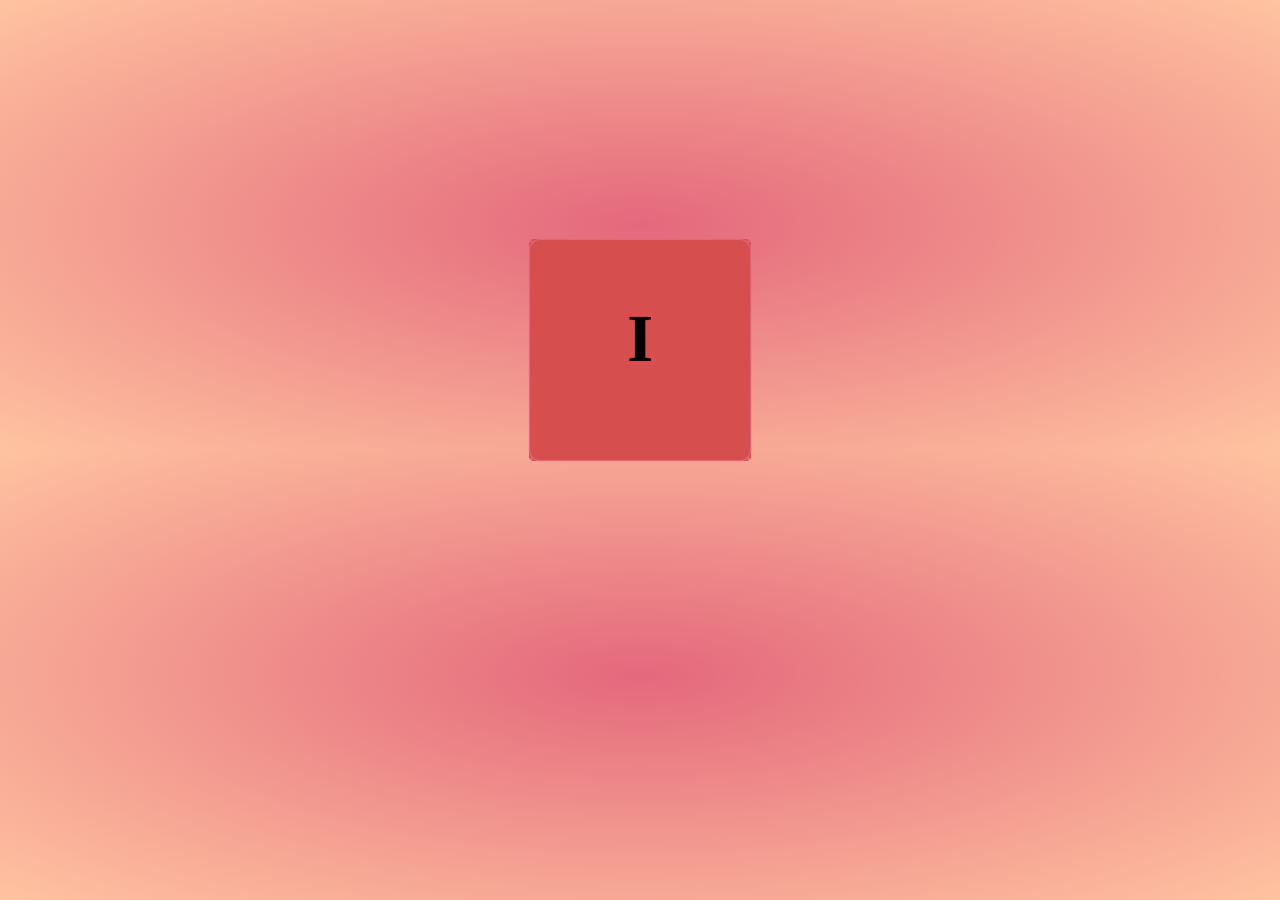
<file: 3d Cube/index.html>
<!DOCTYPE html>
<html lang="en">
  <head>
    <meta charset="UTF-8" />
    <meta http-equiv="X-UA-Compatible" content="IE=edge" />
    <meta name="viewport" content="width=device-width, initial-scale=1.0" />
    <link rel="stylesheet" href="style.css" />
    <title>3D CUBE</title>
  </head>
  <body>
    <div class="wrap">
      <div class="cube">
        <div class="front">
          <h2>I</h2>
        </div>
        <div class="back">
          <h2>II</h2>
        </div>
        <div class="top">
          <h2>III</h2>
        </div>
        <div class="bottom">
          <h2>IV</h2>
        </div>
        <div class="left">
          <h2>V</h2>
        </div>
        <div class="right">
          <h2>VI</h2>
        </div>
      </div>
    </div>
  </body>
</html>
</file>
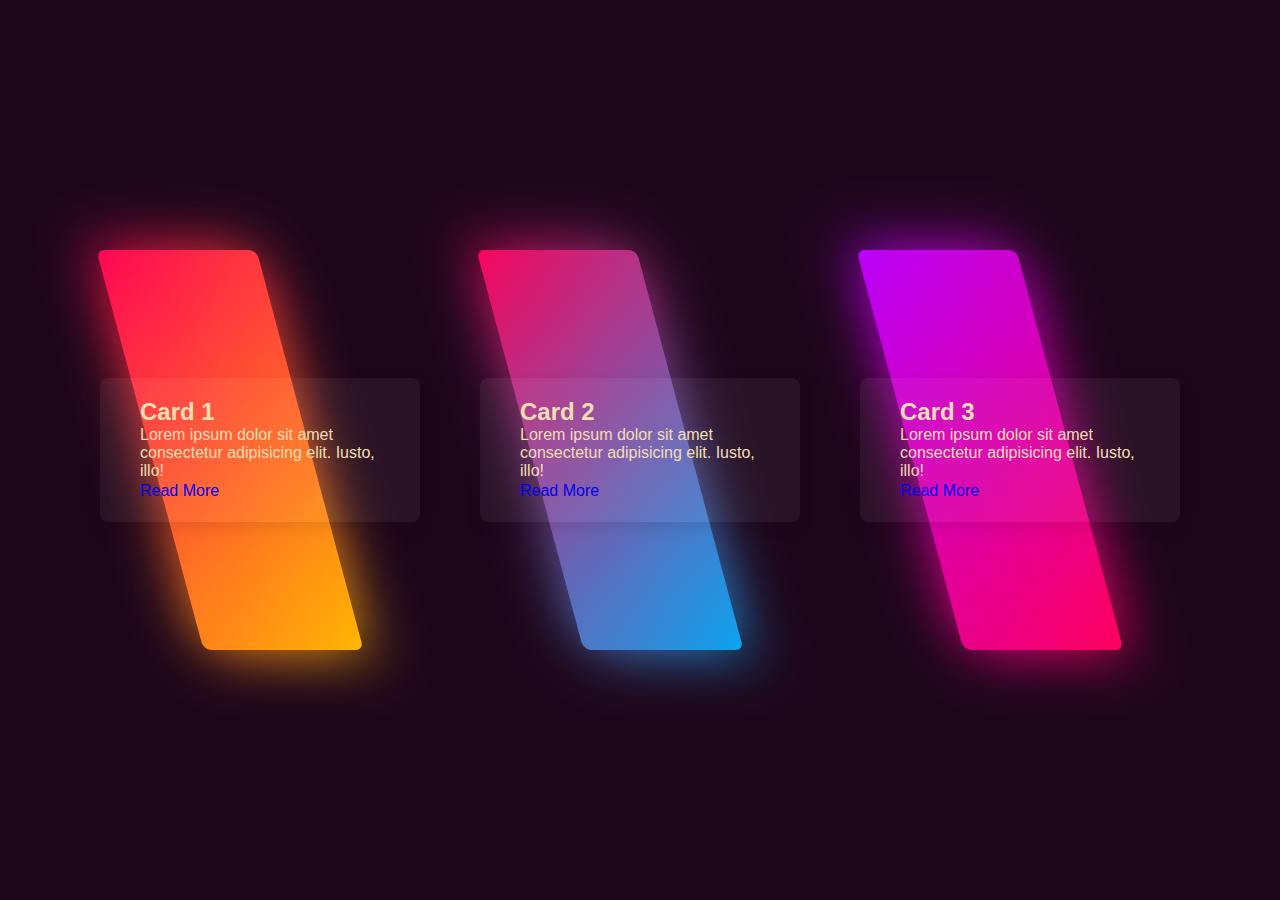
<file: Animated Card/index.html>
<!DOCTYPE html>
<html lang="en">
  <head>
    <meta charset="UTF-8" />
    <meta http-equiv="X-UA-Compatible" content="IE=edge" />
    <meta name="viewport" content="width=device-width, initial-scale=1.0" />
    <title>Document</title>
    <link rel="stylesheet" href="style.css" />
  </head>
  <body>
    <div class="container">
      <div class="box">
        <span></span>
        <div class="content">
          <h2>Card 1</h2>
          <p>
            Lorem ipsum dolor sit amet consectetur adipisicing elit. Iusto,
            illo!
          </p>
          <a href="#">Read More</a>
        </div>
      </div>
      <div class="box">
        <span></span>
        <div class="content">
          <h2>Card 2</h2>
          <p>
            Lorem ipsum dolor sit amet consectetur adipisicing elit. Iusto,
            illo!
          </p>
          <a href="#">Read More</a>
        </div>
      </div>
      <div class="box">
        <span></span>
        <div class="content">
          <h2>Card 3</h2>
          <p>
            Lorem ipsum dolor sit amet consectetur adipisicing elit. Iusto,
            illo!
          </p>
          <a href="#">Read More</a>
        </div>
      </div>
    </div>
  </body>
</html>
</file>
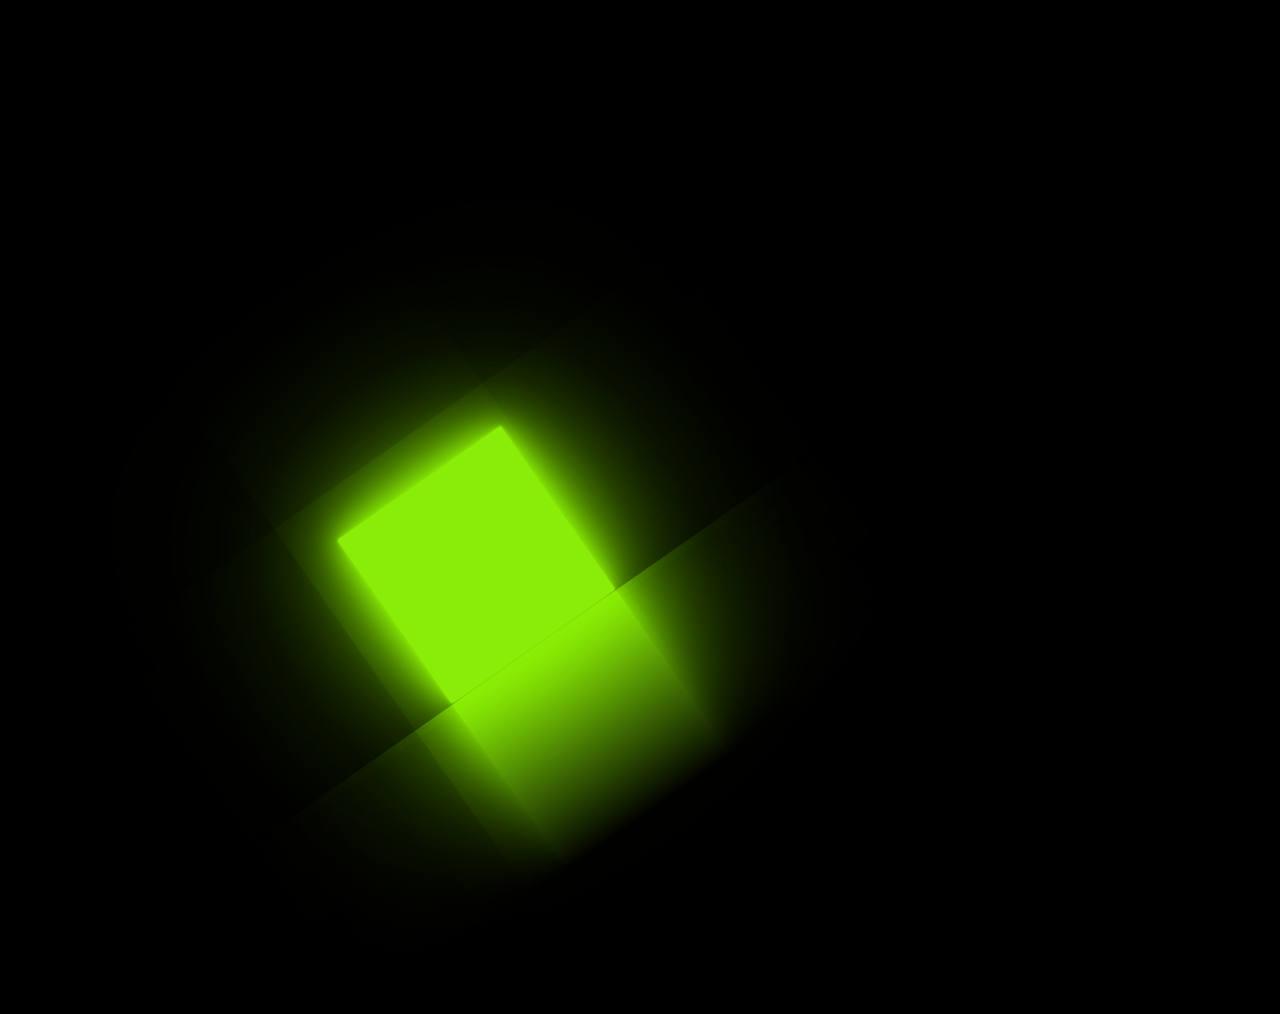
<file: cube/index.html>
<!DOCTYPE html>
<html lang="en">
  <head>
    <meta charset="UTF-8" />
    <meta http-equiv="X-UA-Compatible" content="IE=edge" />
    <meta name="viewport" content="width=device-width, initial-scale=1.0" />
    <title>Climbing Cube Animation</title>
    <link rel="stylesheet" href="style.css" />
  </head>
  <body>
    <div class="container">
      <div class="box">
        <div class="cube"></div>
      </div>
    </div>
  </body>
</html>
</file>
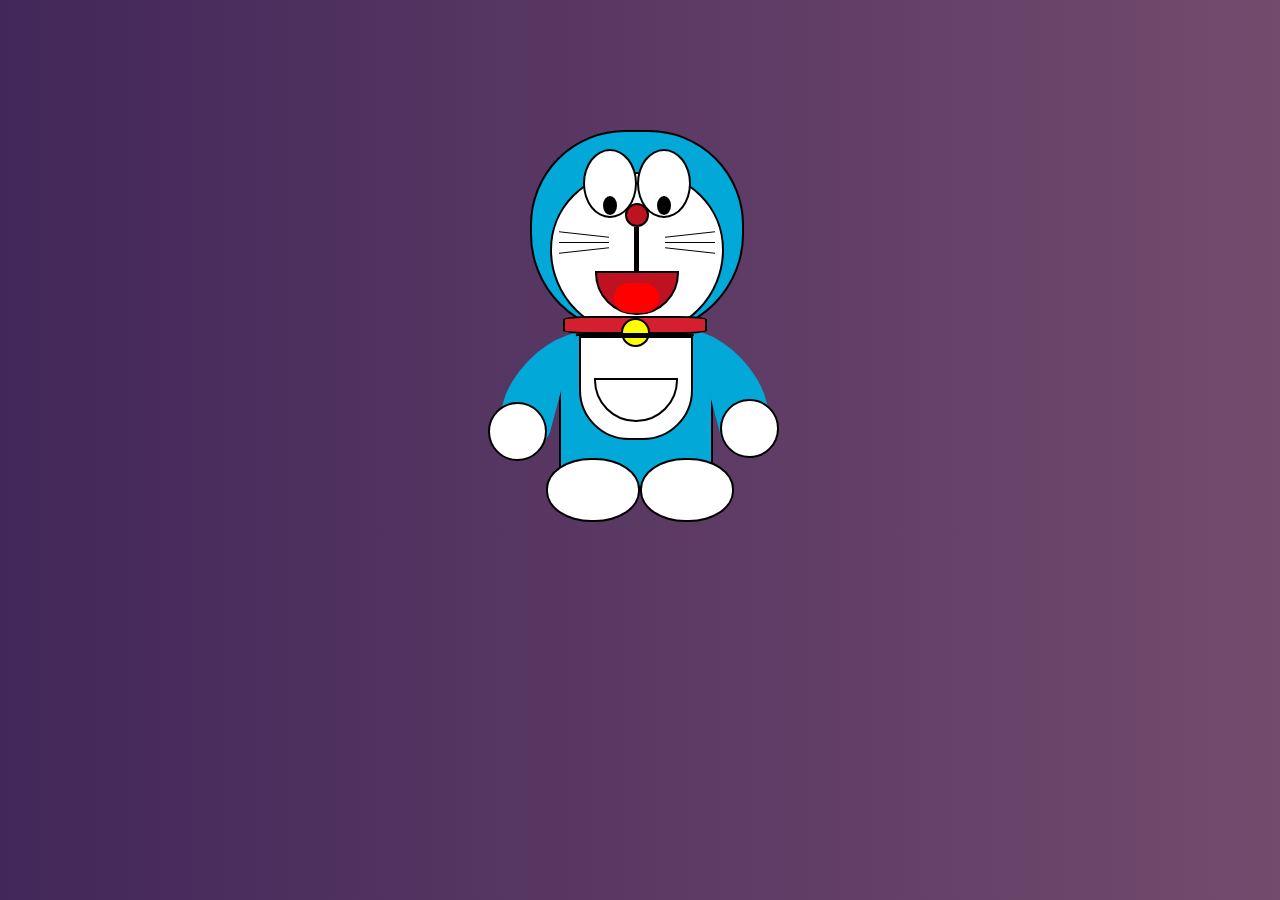
<file: Doraemon/index.html>
<!DOCTYPE html>
<html lang="en">
  <head>
    <meta charset="UTF-8" />
    <meta http-equiv="X-UA-Compatible" content="IE=edge" />
    <meta name="viewport" content="width=device-width, initial-scale=1.0" />
    <title>Document</title>
    <link rel="stylesheet" href="style.css" />
  </head>
  <body>
    <div class="full">
      <div class="h1">
        <div>
          <div class="eye">
            <div>
              <div></div>
            </div>
            <div>
              <div></div>
            </div>
          </div>
          <div class="nose"></div>
          <div class="mid">
            <div class="mos">
              <div class="a1"></div>
              <div class="a2"></div>
              <div class="a3"></div>
            </div>
            <div class="line"></div>
            <div class="mos">
              <div class="a3"></div>
              <div class="a2"></div>
              <div class="a1"></div>
            </div>
          </div>
          <div class="mouth">
            <div></div>
          </div>
        </div>
      </div>
      <div class="belt">
        <div>
          <div></div>
        </div>
      </div>

      <div class="middle">
        <div class="hand1">
          <div></div>
          <div class="palm"></div>
        </div>
        <div class="body">
          <div>
            <div></div>
          </div>
        </div>
        <div class="hand2">
          <div></div>
          <div class="palm"></div>
        </div>
      </div>
      <div class="foot">
        <div></div>
        <div></div>
      </div>
    </div>
  </body>
</html>
</file>
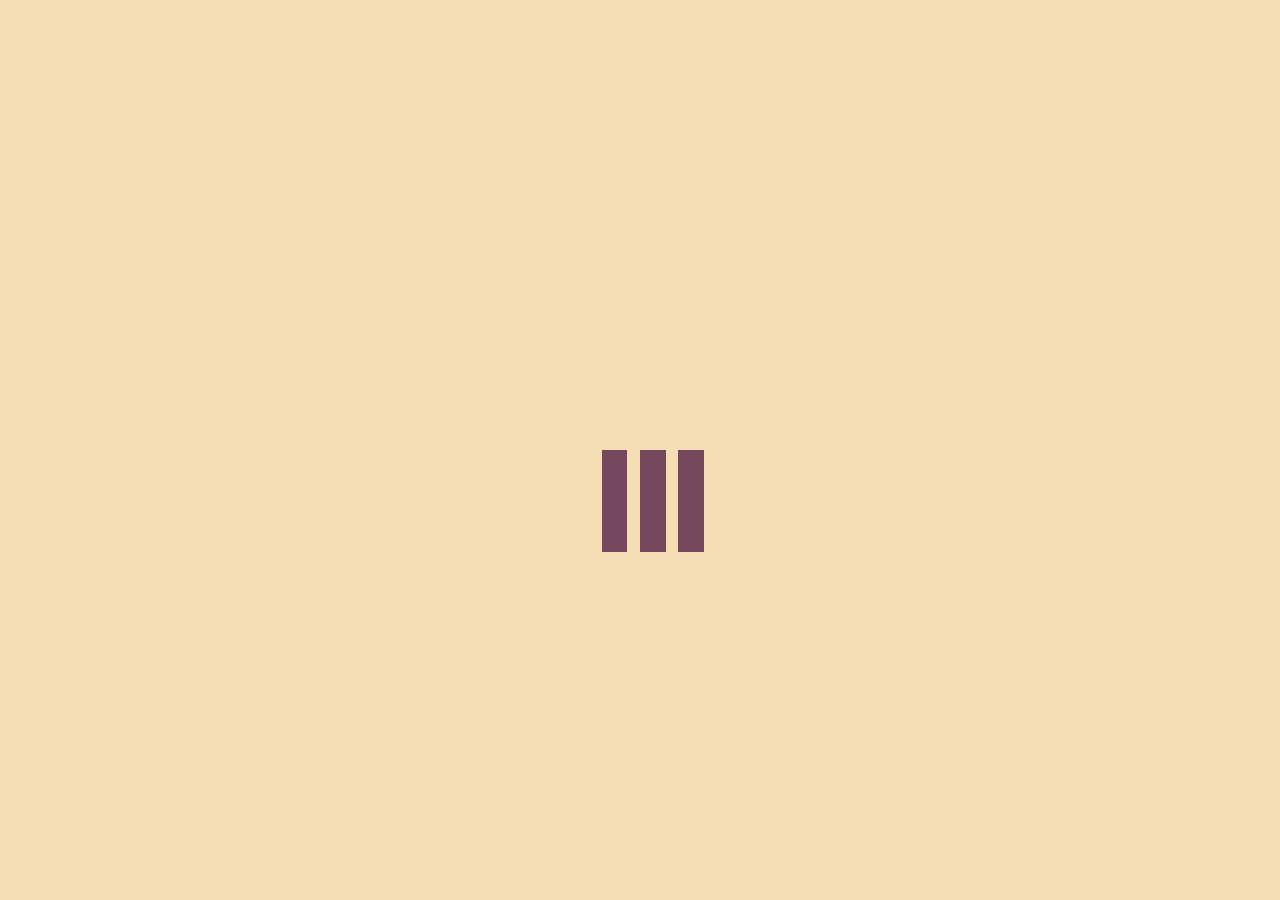
<file: Loader/index.html>
<!DOCTYPE html>
<html lang="en">
  <head>
    <meta charset="UTF-8" />
    <meta http-equiv="X-UA-Compatible" content="IE=edge" />
    <meta name="viewport" content="width=device-width, initial-scale=1.0" />
    <link rel="stylesheet" href="style.css" />
    <title>Animated loader</title>
  </head>
  <body>
    <div class="loader"></div>
  </body>
</html>
</file>
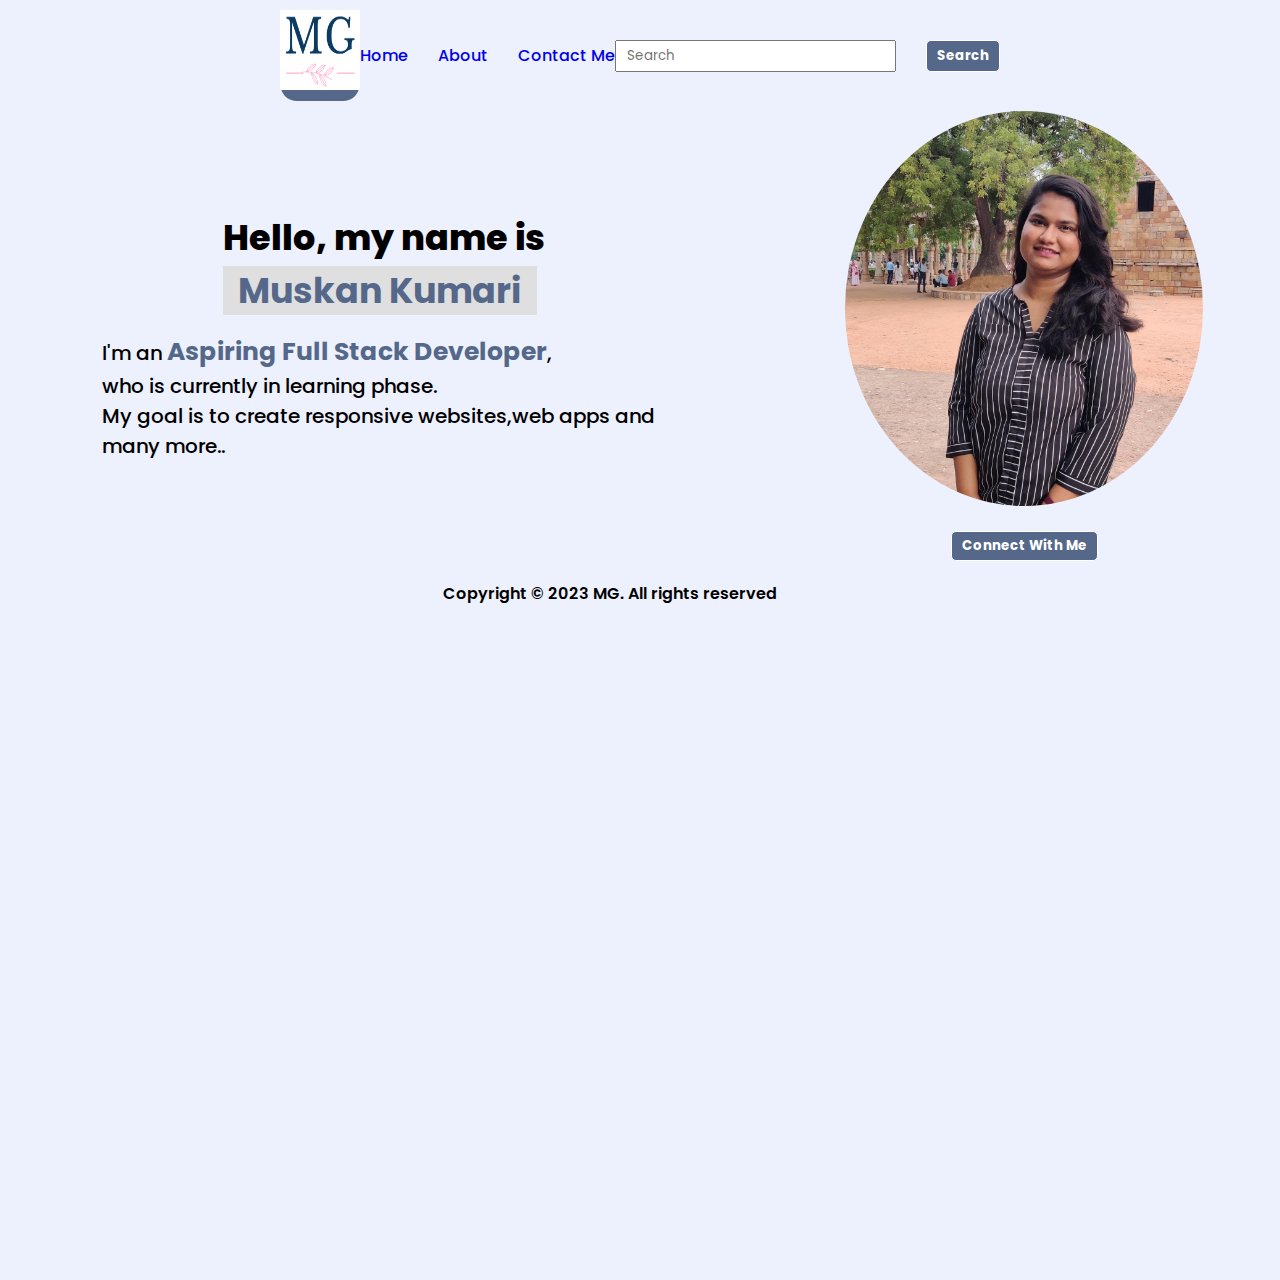
<file: Mockup project 1/index.html>
<!DOCTYPE html>
<html lang="en">
  <head>
    <meta charset="UTF-8" />
    <meta http-equiv="X-UA-Compatible" content="IE=edge" />
    <meta name="viewport" content="width=device-width, initial-scale=1.0" />
    <title>Portfolio Website (Project 1)</title>
    <!-- CSS -->
    <link rel="stylesheet" href="style.css" />
    <!-- GOOGLE FONT -->
    <link rel="preconnect" href="https://fonts.googleapis.com" />
    <link rel="preconnect" href="https://fonts.gstatic.com" crossorigin />
    <link
      href="https://fonts.googleapis.com/css2?family=Poppins&display=swap"
      rel="stylesheet"
    />
    <!-- FONT AWESOME -->
    <link
      rel="stylesheet"
      href="https://cdnjs.cloudflare.com/ajax/libs/font-awesome/6.2.1/css/all.min.css"
      integrity="sha512-MV7K8+y+gLIBoVD59lQIYicR65iaqukzvf/nwasF0nqhPay5w/9lJmVM2hMDcnK1OnMGCdVK+iQrJ7lzPJQd1w=="
      crossorigin="anonymous"
      referrerpolicy="no-referrer"
    />
  </head>
  <body>
    <!-- Started -->
    <!-- HEADER -->
    <div class="container">
      <header>
        <nav>
          <!-- LOGO -->
          <div class="logo">
            <img src="./Screenshots 02-02-2023 14_06_21.png"logo image"
            height="80px" width="80px" />
          </div>
          <!-- NAVIGATION MENU -->
          <ul>
            <li><a href="#">Home</a></li>
            <li><a href="#">About</a></li>
            <li><a href="#">Contact Me</a></li>
          </ul>
          <!-- Search Box -->
          <div class="searchbox">
            <input type="text" placeholder="Search" />
            <button>Search</button>
          </div>
        </nav>
      </header>

      <!-- Hero Section -->
      <section class="hero-section">
        <!-- left Side content -->
        <div class="hero-left-section">
          <h1>
            Hello, my name is <br />
            <span>Muskan Kumari</span> <br />
          </h1>
          <!-- <h2>I'm a Web Developer</h2> -->
          <p>
            I'm an <span>Aspiring Full Stack Developer</span>,<br />
            who is currently in learning phase. <br />
            My goal is to create responsive websites,web apps and many more..
          </p>
        </div>
        <!-- Right side content -->
        <div class="hero-right-section">
          <img
            src="./WhatsApp Image 2023-02-02 at 17.34.56.jpg"
            alt="Owner Image"
          />
          <!-- Chat Button -->
          <br />
          <button class="hero-right-section-btn">Connect With Me</button>
        </div>
      </section>
      <!-- Footer Text -->
      <footer class="footer">
        <p>Copyright &copy; 2023 MG. All rights reserved</p>
        <ul>
          <li>
            <a href="https://github.com/muskangupta991999" target="_blank"
              ><i class="fa-brands fa-square-github"></i>
            </a>
          </li>
          <li>
            <a
              href="https://www.linkedin.com/in/muskan-kumari-582904193"
              target="_blank"
              ><i class="fa-brands fa-linkedin"></i
            ></a>
          </li>
          <li>
            <a href="https://hashnode.com/@Muskangupta991999"
              ><i class="fa-brands fa-hashnode"></i
            ></a>
          </li>
        </ul>
      </footer>
    </div>
  </body>
</html>
</file>
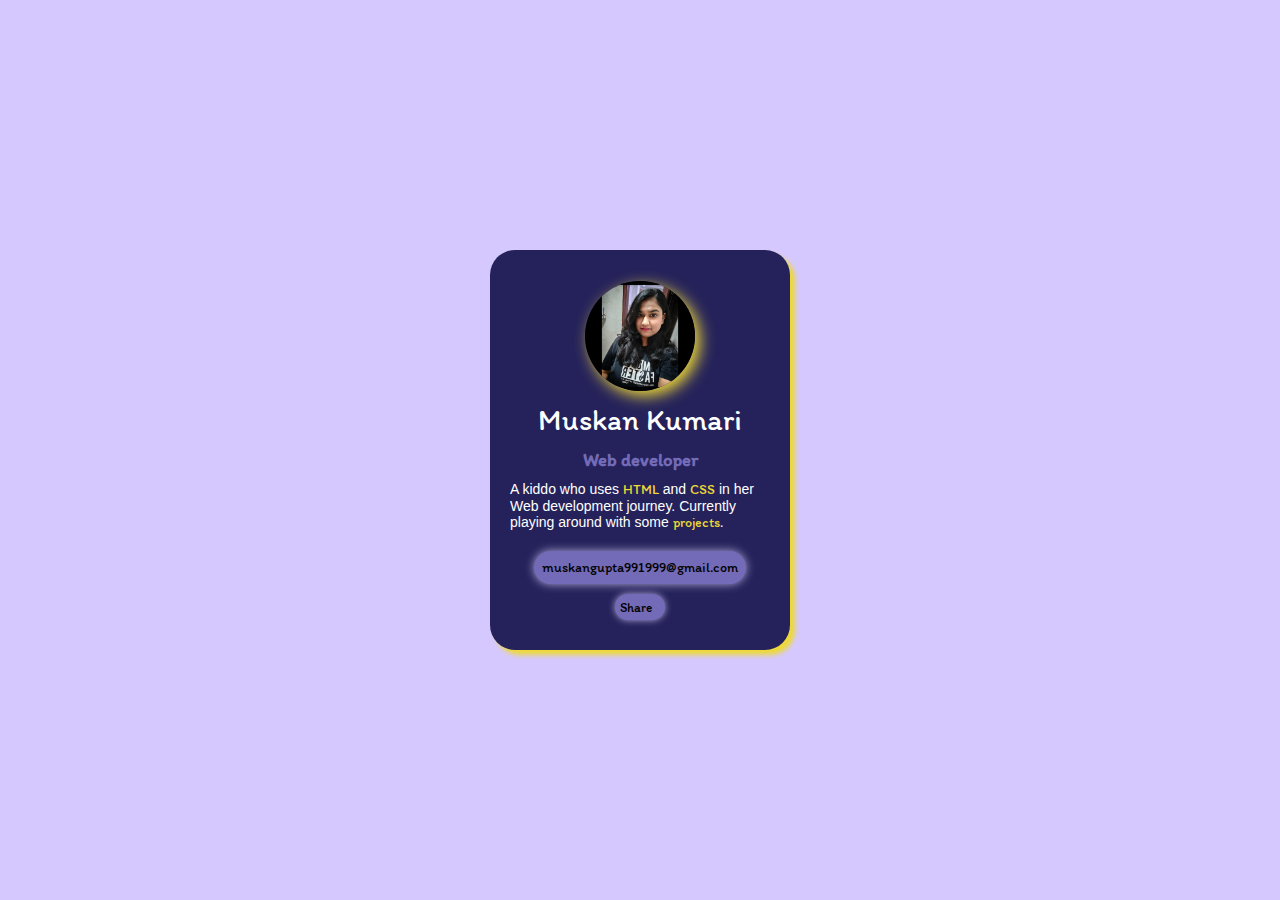
<file: Profile Cards/index.html>
<!DOCTYPE html>
<html lang="en">
  <head>
    <meta charset="UTF-8" />
    <meta http-equiv="X-UA-Compatible" content="IE=edge" />
    <meta name="viewport" content="width=device-width, initial-scale=1.0" />
    <!-- CSS -->
    <link rel="stylesheet" href="style.css" />
    <!-- Google Font-->
    <link rel="preconnect" href="https://fonts.googleapis.com" />
    <link rel="preconnect" href="https://fonts.gstatic.com" crossorigin />
    <link
      href="https://fonts.googleapis.com/css2?family=Itim&display=swap"
      rel="stylesheet"
    />

    <!-- Font Awesome -->
    <link
      rel="stylesheet"
      href="https://cdnjs.cloudflare.com/ajax/libs/font-awesome/6.2.1/css/all.min.css"
      integrity="sha512-MV7K8+y+gLIBoVD59lQIYicR65iaqukzvf/nwasF0nqhPay5w/9lJmVM2hMDcnK1OnMGCdVK+iQrJ7lzPJQd1w=="
      crossorigin="anonymous"
      referrerpolicy="no-referrer"
    />
    <title>Profile Card</title>
    <body>
    <div class="card">
      <img
        src="./WhatsApp Image 2023-01-16 at 8.00.25 PM.jpeg"
        alt="Profile Image"
        />

      <h2>Muskan Kumari</h2>
      <h3>Web developer</h3>
      <p>
        A kiddo who uses <span>HTML</span> and <span>CSS</span> in her Web
        development journey. Currently playing around with some
        <span>projects</span>.
      </p>
      <!-- Social media section -->
      <section class="socialmedia">
        <ul class="list">
        <!-- Adding linkedin icon -->
       <li> <a href="https://www.linkedin.com/in/muskan-kumari-582904193" target="_blank" > 
        <i class="fa-brands fa-linkedin-in"></i> </a></li>
        <!-- Adding twitter icon -->
        <li> <a href="https://twitter.com/muskangupta9912?t=goiBSNn3hRad0vMpoSJFCw&s=08" target="_blank"><i class="fa-brands fa-twitter"></i> </a></li>
        <!-- Adding github icon -->
        <li> <a href="https://github.com/muskangupta991999" target="_blank">
          <i class="fa-brands fa-github"></i> </a></li>
        <!-- Adding hashnode icon -->
        <li> <a href="https://hashnode.com/@Muskangupta991999" target="_blank"><i class="fa-brands fa-hashnode"></i></a></li>
      </ul>
      </section>
      <section>
        <button class="button1">
          muskangupta991999@gmail.com </button>
      </section>
      <section>
        <button class="button2">
          Share
          <i class="fa-solid fa-share"></i>
        </button>
      </section>
    </div>
  </head>
 </body>
</html>
</file>
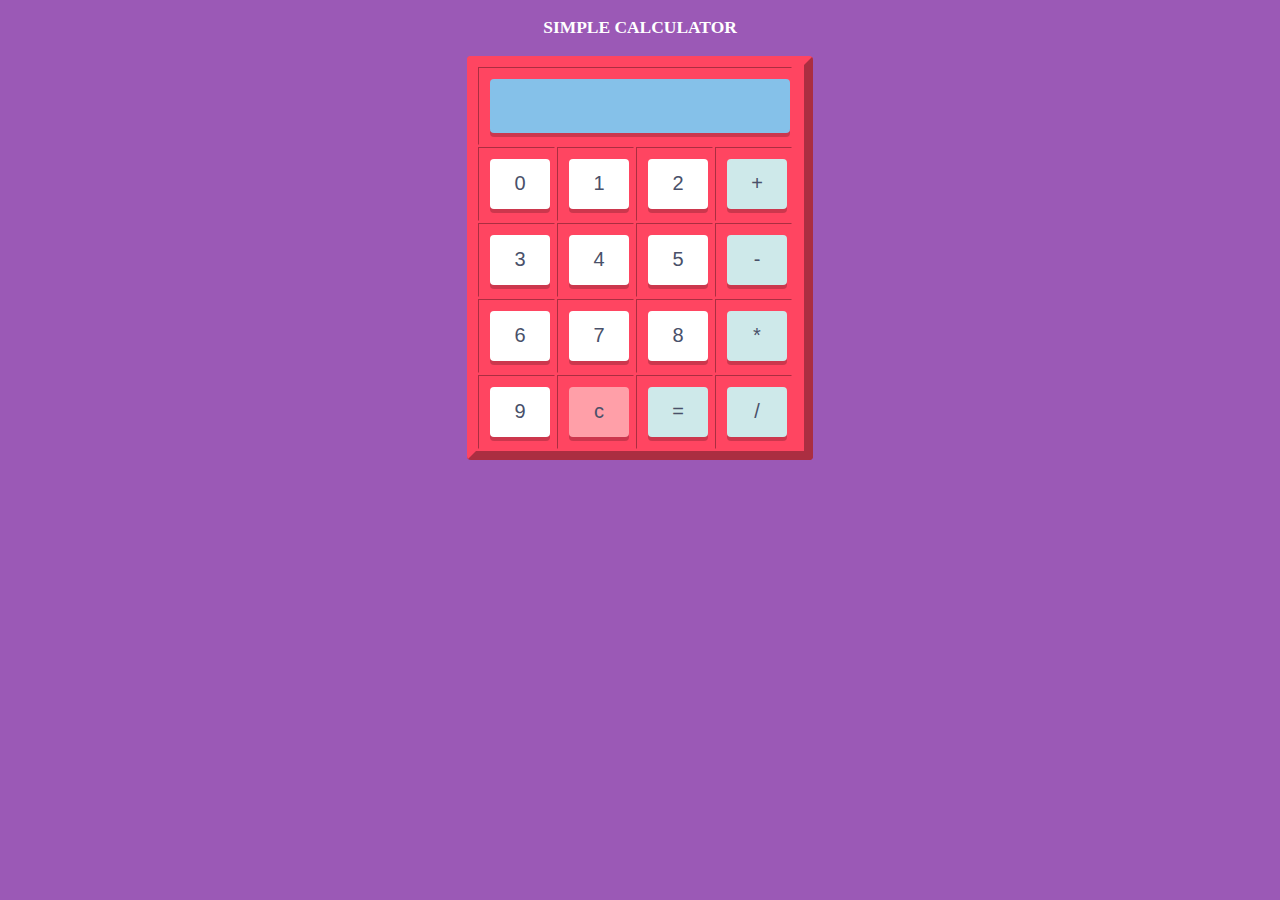
<file: {Calculator}/index.html>
<!DOCTYPE html>  
<html>  
  <head> 
    <link rel="stylesheet" href="style.css" >
  </head>  
  <body>  
  <h3>SIMPLE CALCULATOR</h3>  
  <form name="calc">  
    <table border=9>  
      <tr>  
        <td colspan="4">  
          <input type="text" name="display" id="Muskan" value="" readonly>  
        </td>  
      </tr>  
  <td> <input type="button" value="0"  
   onClick="calc.display.value+='0'">  
      </td>  
      <td> <input type="button" value="1"  
   onClick="calc.display.value+='1'">   
   </td>   
   <td><input type="button" value="2"  
   onClick="calc.display.value+='2'">  
   </td>  
  <td> <input type="button" class="operator" name = "plus"value="+"  
   onClick="calc.display.value+='+'"></td>  
   <tr>  
   <td> <input type="button" value="3"  
   onClick="calc.display.value+='3'">  
   </td>  
   <td> <input type="button" value="4"  
   onClick="calc.display.value+='4'">  
   </td>  
    <td> <input type="button" value="5"  
   onClick="calc.display.value+='5'">  
   </td>  
    <td> <input type="button" class="operator" name="minus"value="-"  
   onClick="calc.display.value+='-'">  
   </td>  
   </tr>  
   <tr>  
    <td> <input type="button" value="6"  
   onClick="calc.display.value+='6'">  
   </td>  
   <td> <input type="button" value="7"  
   onClick="calc.display.value+='7'"></td>  
   <td> <input type="button" value="8"  
   onClick="calc.display.value+='8'">  
   </td>  
   <td> <input type="button" class="operator" name="times"value="*"  
   onClick="calc.display.value+='*'"></td>  
   </tr>  
   <tr>  
   <td> <input type="button" value="9"  
   onClick="calc.display.value+='9'"></td>  
   <td> <input type="button" id="clear" name="clear" value="c"  
   onClick="calc.display.value=''"></td>  
    <td> <input type="button" class="operator" name="equal"value="="  
   onClick="calc.display.value =eval(calc.display.value)"></td>  
   <td> <input type="button" class="operator" name = "div"value="/"  
   onClick="calc.display.value+='/'"> </td>  
  </tr> </table>  
  </form>  
  </body>  
</html
</file>
<file: 3d Cube/style.css>
* {
  margin: 0;
  padding: 0;
  box-sizing: border-box;
}
body {
  background: radial-gradient(#e4687c, #ffc3a0);
}
.wrap {
  margin-top: 250px;
  perspective: 1000px;
}

.cube {
  margin: auto;
  position: relative;
  height: 200px;
  width: 200px;
  transform-style: preserve-3d;
}

.cube div {
  position: absolute;
  padding-top: 55px;
  box-sizing: border-box;
  height: 100%;
  width: 100%;
  opacity: 1.5;
  background-color: #d64e4e;
  border: solid 1px #e4687c;
  border-radius: 5%;
  font: 40px verdana;
  text-align: center;
  transition: transform 0.2s ease-in;
}

.cube div:hover {
  background-color: brown;
}

.front {
  transform: translateZ(100px);
}
.back {
  transform: translateZ(-100px) rotateY(180deg);
}
.right {
  transform: rotateY(-270deg) translateX(100px);
  transform-origin: top right;
}
.left {
  transform: rotateY(270deg) translateX(-100px);
  transform-origin: center left;
}
.top {
  transform: rotateX(-270deg) translateY(-100px);
  transform-origin: top center;
}
.bottom {
  transform: rotateX(270deg) translateY(100px);
  transform-origin: bottom center;
}

.cube {
  animation: rotate 20s infinite linear;
}

@keyframes rotate {
  from {
    transform: rotateX(0deg) rotateY(0deg);
  }
  to {
    transform: rotateX(360deg) rotateY(360deg);
  }
}

.wrap:hover .front {
  transform: translateZ(200px);
}
.wrap:hover .back {
  transform: translateZ(-200px) rotateY(180deg);
}
.wrap:hover .right {
  transform: rotateY(-270deg) translateZ(100px) translateX(100px);
}
.wrap:hover .left {
  transform: rotateY(270deg) translateZ(100px) translateX(-100px);
}
.wrap:hover .top {
  transform: rotateX(-270deg) translateZ(100px) translateY(-100px);
}
.wrap:hover .bottom {
  transform: rotateX(270deg) translateZ(100px) translateY(100px);
}
</file>
<file: Animated Card/style.css>
* {
  margin: 0;
  padding: 0;
  box-sizing: border-box;
  font-family: "Poppins", sans-serif;
}

body {
  display: flex;
  justify-content: center;
  align-items: center;
  min-height: 100vh;
  background: #1d061a;
}
.container {
  display: flex;
  justify-content: center;
  align-items: center;
  flex-wrap: wrap;
  padding: 40px 0;
}
.box {
  display: flex;
  align-items: center;
  justify-content: center;
  position: relative;
  width: 320px;
  height: 400px;
  margin: 40px 30px;
  transition: 0.5s;
}
.box::before {
  content: "";
  position: absolute;
  top: 0;
  left: 50px;
  width: 50%;
  height: 100%;
  background: #fff;
  border-radius: 8px;
  transform: skewX(15deg);
  transition: 0.5s;
}
.box::after {
  content: "";
  position: absolute;
  top: 0;
  left: 50px;
  width: 50%;
  height: 100%;
  background: #fff;
  border-radius: 8px;
  transform: skewX(15deg);
  transition: 0.5s;
  filter: blur(30px);
  transition: 0.5s;
}
.box:hover:before,
.box:hover:after {
  transform: skewX(0deg);
  left: 20px;
  width: calc(100% - 50px);
}
.box:nth-child(1)::before,
.box:nth-child(1)::after {
  background: linear-gradient(315deg, #ffbc00, #ff0058);
}

.box:nth-child(2)::before,
.box:nth-child(2)::after {
  background: linear-gradient(315deg, #03a9f4, #ff0058);
}
.box:nth-child(3)::before,
.box:nth-child(3)::after {
  background: linear-gradient(315deg, #ff0058, #b700ff);
}
.box span {
  display: block;
  position: absolute;
  top: 0;
  left: -50px;
  right: 0;
  bottom: 0;
  z-index: 50;
  pointer-events: none;
}
.box span::before {
  content: "";
  position: absolute;
  top: 0px;
  left: 0px;
  width: 100%;
  height: 100%;
  border: 10px;
  border-radius: 10px;
  background: rgba(255, 255, 255, 0.1);
  backdrop-filter: blue(10px);
  opacity: 0;
  transition: 0.5s;
  animation: animate 2s ease-in-out infinite;
  box-shadow: 0 5px 15px rgba(0, 0, 0.05);
}
.container .box:hover span::before {
  top: -50px;
  left: 50px;
  width: 100px;
  height: 100px;
  opacity: 1;
}

.box span::after {
  content: "";
  position: absolute;
  bottom: 0;
  right: 50px;
  width: 100%;
  height: 100%;
  border: 8px;
  border-radius: 10px;
  background: rgba(255, 255, 255, 0.1);
  backdrop-filter: blue(10px);
  opacity: 0;
  transition: 0.5s;
  animation: animate 2s ease-in-out infinite;
  box-shadow: 0 5px 15px rgba(0, 0, 0.05);
  animation-delay: -1s;
}
.container .box:hover span::after {
  bottom: -50px;
  right: 0;
  width: 100px;
  height: 100px;
  opacity: 1;
}
@keyframes animate {
  0%,
  100% {
    transform: translateY(10px);
  }
  50% {
    transform: translateY(-10px);
  }
}
.container .box .content {
  position: relative;
  left: 0;
  padding: 20px 40px;
  z-index: 1;
  background-color: rgb(255, 255, 255, 0.05);
  box-shadow: 0 5px 15px rgba(0, 0, 0, 0.1);
  border-radius: 8px;
  backdrop-filter: blue(10px);
  transition: 0.5s;
  color: #f5deb3;
}
a {
  text-decoration: none;

  line-height: 1.4em;
}

.container.box:hover .content {
  left: -25px;
}
.container .box:hover .content h2 {
  font-size: 2em;
  margin-bottom: 10px;
  line-height: 1.4em;
}
.container .box:hover .content p {
  font-size: 2em;
  margin-bottom: 10px;
  line-height: 1.4em;
}
.container .box:hover .content a {
  display: inline-block;
  font-size: 1.1em;
  color: #111;
  background: #f5deb3;
  padding: 10px;
  border-radius: 4px;
  text-decoration: none;
  font-weight: 700;
  margin-top: 5px;
}
</file>
<file: cube/style.css>
* {
  margin: 0;
  padding: 0;
  box-sizing: border-box;
}

body {
  display: flex;
  justify-content: center;
  align-items: center;
  min-height: 100vh;
  background: #000;
  overflow: hidden;
}

.container {
  position: absolute;
  width: 100%;
  transform: rotate(-35deg);
}
.container .box {
  display: flex;
  justify-content: center;
  align-items: center;
  position: relative;
  left: -200px;
  width: calc(100% +400px);
  -webkit-box-reflect: below 1px linear-gradient(transparent, #000400);
  animation: animateSurface 1.5s ease-in-out infinite;
}
@keyframes animateSurface {
  0% {
    transform: translateX(0);
  }
  100% {
    transform: translateX(-200px);
  }
}
.container .box .cube {
  border-radius: 2px;
  position: relative;
  width: 200px;
  height: 200px;
  background: rgb(138, 237, 7);
  box-shadow: 0 0 5px rgb(138, 237, 7), 0 0 25px rgb(138, 237, 7),
    0 0 50px rgb(138, 237, 7), 0 0 100px rgb(138, 237, 7),
    0 0 200px rgb(138, 237, 7);
  transform-origin: bottom right;
  animation: animate 1.5s ease-in-out infinite;
}
@keyframes animate {
  0% {
    transform: rotate(0deg);
  }
  60% {
    transform: rotate(90deg);
  }
  65% {
    transform: rotate(85deg);
  }
  70% {
    transform: rotate(90deg);
  }
  75% {
    transform: rotate(87.5deg);
  }
  80%,
  100% {
    transform: rotate(90deg);
  }
}
</file>
<file: Doraemon/style.css>
body {
  background-image: linear-gradient(to right, #42275a, #734b6d);
}
.full {
  display: flex;
  flex-direction: column;
  justify-content: center;
  align-items: center;
  margin-top: 130px;
}

.h1 {
  width: 210px;
  height: 160px;
  background-color: #01a8d8;
  border: 2px solid black;
  border-radius: 95px 95px 100px 100px;
  padding-top: 40px;
  margin-right: 7px;
}

.h1 > div {
  width: 170px;
  height: 160px;
  background-color: white;
  border: 2px solid black;
  border-radius: 90px 90px 100px 100px;
  display: block;
  margin: auto;
}

.eye {
  display: flex;
  justify-content: center;
  border: none;
}

.eye > div {
  width: 50px;
  height: 65px;
  background-color: white;
  border: 2px solid black;
  border-radius: 50%;
  margin: -25px 0px 0px 0px;
}

.eye > div > div {
  width: 10px;
  height: 15px;
  background-color: black;
  border: 2px solid black;
  border-radius: 50%;
  display: block;
  margin: auto;
  margin-top: 45px;
}
.nose {
  width: 20px;
  height: 20px;
  background-color: #be1220;
  display: block;
  margin: auto;
  border-radius: 50%;
  border: 2px solid black;
  margin-top: -15px;
}

.mid {
  display: flex;
}

.mos > div {
  width: 50px;
  height: 1px;
  background-color: black;
  margin: 7px;
}

.a1 {
  transform: skew(5deg, 6deg);
}
.a3 {
  transform: skew(-5deg, -6deg);
}

.line {
  border: 2px solid black;
  width: 1px;
  height: 40px;
  background-color: black;
  display: block;
  margin: auto;
}
.mouth {
  width: 80px;
  height: 40px;
  background-color: #be1220;
  border: 2px solid black;
  border-radius: 0px 0px 150px 150px;
  display: block;
  margin: auto;
}

.mouth > div {
  width: 45px;
  height: 30px;
  background-color: red;
  border-radius: 150px 150px 150px 150px;
  display: block;
  margin: auto;
  margin-top: 10px;
}

.belt {
  border-radius: 20%;
  width: 140px;
  height: 14px;
  background-color: #d31f2e;
  border: 2px solid black;
  margin-top: -18px;
  margin-right: 10px;
  z-index: 5;
}

.belt > div {
  width: 25px;
  height: 25px;
  background-color: yellow;
  border: 2px solid black;
  border-radius: 50px;
  position: relative;
  display: block;
  margin: auto;
  z-index: 2;
}

.belt > div > div {
  width: 23px;
  height: 1px;
  background-color: black;
  border: 2px solid black;
  display: flex;
  margin-top: 50%;
}
.middle {
  display: flex;
}
.body {
  width: 150px;
  height: 150px;
  background-color: #01a8d8;
  border: 2px solid black;
  border-radius: 20px;
  margin-left: 12px;
}
.body > div {
  border: 2px solid black;
  width: 110px;
  height: 100px;
  background-color: white;
  border-radius: 0px 0px 50px 50px;
  display: block;
  margin: auto;
}
.body > div > div {
  border: 2px solid black;
  width: 80px;
  height: 40px;
  background-color: white;
  border-radius: 0px 0px 50px 50px;
  display: block;
  margin: auto;
  margin-top: 40px;
}

.hand1 :nth-child(1) {
  position: relative;
  width: 60px;
  height: 110px;
  background-color: #01a8d8;
  border-radius: 50px 0px 10px 50px;
  transform: skew(-15deg, -18deg);
  z-index: 1;
  margin-top: 8px;
  margin-right: -18px;
}

.hand2 :nth-child(1) {
  width: 60px;
  height: 110px;
  background-color: #01a8d8;
  transform: skew(15deg, 18deg);
  border-radius: 0px 50px 50px 0px;
  margin-left: -6px;
  margin-top: 5px;
}

.palm {
  position: relative;
  width: 55px;
  height: 55px;
  border: 2px solid black;
  background-color: white;
  border-radius: 50%;
  margin-top: -50px;
  margin-left: -14px;
  z-index: 2;
}

.hand2 :nth-child(2) {
  margin-left: 7px;
}

.foot {
  display: flex;
  margin-top: -30px;
}

.foot > div {
  width: 90px;
  height: 60px;
  border: 2px solid black;
  border-radius: 48%;
  background-color: white;
}
</file>
<file: Loader/style.css>
* {
  margin: 0;
  padding: 0;
  box-sizing: border-box;
}
body {
  background-color: #f5deb3;
}
.loader {
  position: absolute;
  top: 50%;
  left: 50%;
  transform: translate(-50% -50%);
}
.loader,
.loader::before,
.loader::after {
  background-color: #75485E;
  -webkit-animation: load1 1s infinite ease-in-out;
  animation: load1 1s infinite ease-in-out;
  width: 1em;
  height: 4em;
}
.loader::before,
.loader::after {
  position: absolute;
  top: 0;
  content: "";
}
.loader {
  color: #75485E;
  font-size: 2vw;
  -webkit-transform: translateZ(0);
  -ms-transform: translateZ(0);
  transform: translateZ(0);
  -webkit-animation-delay: -0.16s;
}
.loader::before {
  left: -1.5em;
  -webkit-animation-delay: -0.32s;
  animation-delay: -0.32s;
}
.loader::after {
  left: 1.5em;
}
@-webkit-keyframes load1 {
  0%,
  80%,
  100% {
    box-shadow: 0 0;
    height: 4em;
  }
  40% {
    box-shadow: 0 0;
    height: 4em;
  }
}
@keyframes load1{
  0%,80%,100%{
    box-shadow: 0 0;
    height: 4em;
  }
 40%{
  box-shadow: 0 -2em;
  height: 5em;
}
</file>
<file: Mockup project 1/style.css>
* {
  margin: 0px;
  padding: 0px;
  box-sizing: border-box;
  font-family: "Poppins", sans-serif;
  justify-self: center;
}
body {
  height: 100vw;
  width: 100vw;
  background-color: #edf1fd;
  display: flex;
  flex-direction: column;
  justify-content: space-between;
  scroll-behavior: smooth;
}

li {
  list-style: none;
  cursor: pointer;
}

a {
  text-decoration: none;
}

button {
  background-color: rgb(85, 104, 138);
  padding: 4px 10px;
  cursor: pointer;
  color: white;
  border: 1px solid white;
  border-radius: 5px;
  font-weight: 700;
  width: fit-content;
}

button:hover {
  background-color: white;
  color: rgb(85, 104, 138);
  border: 1px solid black;
}

header {
  padding: 10px 0;
}
nav {
  display: flex;
  width: 100%;
  align-items: center;
  background-color: rgb (85, 104, 138);
  justify-content: space-around;
}

nav .logo {
  font-weight: 700;
  font-size: 25px;
  background-color: rgb(85, 104, 138);
  z-index: -1;
  border-radius: 20%;
}

nav ul {
  display: flex;
  align-items: center;
  gap: 30px;
  font-weight: 500;
}

nav ul li:hover {
  text-decoration: underline;
  font-weight: 900;
}

.searchbox {
  display: flex;
  gap: 30px;
}

input {
  padding: 4px 10px;
}

.hero-section {
  display: flex;
  align-items: center;
}

.hero-left-section {
  width: 60%;
  padding: 0 8%;
}

.hero-left-section h1 {
  font-weight: 800;
  font-size: 35px;
  margin-bottom: 16px;
}

.hero-left-section h1 span {
  color: rgb(85, 104, 138);
  font-weight: 700;
  background-color: #dfdfe0;
  padding: 0 15px;
}

.hero-left-section p {
  font-weight: 500;
  font-size: 20px;
}

.hero-left-section p span {
  font-size: 25px;
  font-weight: 700;
  color: rgb(85, 104, 138);
}

.hero-right-section {
  display: flex;
  flex-direction: column;
  width: 40%;
  align-items: center;
  justify-content: center;
  gap: 30%;
}
.hero-right-section-btn {
  display: flex;
  align-items: center;
  gap: 5%;
}

.hero-right-section img {
  height: 70%;
  width: 70%;
  border-radius: 50%;
}

footer {
  font-weight: 600;
  display: flex;
  padding: 20px 0;
  justify-content: space-around;
}

footer ul {
  display: flex;
  align-items: center;
  gap: 30px;
}
footer ul li a i:hover {
  font-size: 2rem;
  padding: 2px;
}
@media only screen and (max-width: 600px) {
  nav {
    flex-direction: column;
  }
  .hero-section {
    flex-direction: column-reverse;
  }
  .footer {
    display: flex;
    flex-direction: column-reverse;
    margin-left: 6.5rem;
  }
  body {
    height: 140vh;
  }
}
</file>
<file: Profile Cards/style.css>
* {
  padding: 0;
  margin: 0;
  outline: 0;
  box-sizing: border-box;
  font-family: "Itim", cursive;
}
body {
  background-color: #d5c8ff;
  display: flex;
  align-items: center;
  justify-content: center;
  height: 100vh;
}
.card {
  background-color: #25225b;
  height: 400px;
  width: 300px;
  padding: 20px;
  display: flex;
  flex-direction: column;
  align-items: center;
  justify-content: center;
  gap: 10px;
  border-radius: 25px;
  /* box-shadow: 0 0 5px yellow; */
  box-shadow: 5px 5px 5px #eed936;
}

img {
  border-radius: 50%;
  width: 110px;
  height: 110px;
  /* box-shadow: 0 0 15px #eed936; */
  box-shadow: 5px 5px 15px #eed936;
}
h2 {
  color: #ffffff;
  font-weight: normal;
  font-size: 30px;
}
h3 {
  color: #736bb7;
}
p {
  color: #ffffff;
  font-size: 14px;
  font-family: "Gill Sans", "Gill Sans MT", Calibri, "Trebuchet MS", sans-serif;
  font-weight: 200;
}
p span {
  color: #eed936;
}

.list {
  list-style: none;
  display: flex;
  align-items: center;
  width: 100%;
  font-size: 25px;
  gap: 20px;
  cursor: pointer;
}
a {
  color: #6e6ed8;
}

a:hover {
  color: #eed936;
  text-shadow: 0 0 15px #eed936;
}
.button1 {
  width: 100%;
  font-size: 14px;
  display: flex;
  align-items: center;
  justify-content: space-between;
  padding: 8px 8px;
  background-color: #736bb7;
  border: none;
  border-radius: 50px;
  color: rgb(0, 0, 0);
  box-shadow: 0 0 10px #b2acdb;
}
.button2 {
  width: 100%;
  display: flex;
  align-items: center;
  justify-content: space-between;
  padding: 5px 5px;
  background-color: #736bb7;
  border: none;
  border-radius: 50px;
  color: rgb(0, 0, 0);
  gap: 8px;
  box-shadow: 0 0 7px #b2acdb;
}
.button1:hover {
  color: #ffffff;
  animation: bounce 1s;
}
.button2:hover {
  color: #ffffff;
}
</file>
<file: {Calculator}/style.css>
#Muskan {
  width: 296px;
  border-bottom: 2px #6f6f6f solid;
  border-bottom-color: #85c1e9;
  background-color: #85c1e9;
}
body {
  background-color: #9b59b6;
}
table {
  margin: auto;
  background-color: #ff4561;
  width: 295px;
  max-width: 295px;
  height: 325px;
  text-align: center;
  border-radius: 4px;
  padding-right: 10px;
  border-color: #ff4561;
}
input {
  outline: 0;
  position: relative;
  left: 5px;
  top: 5px;
  border: 0;
  color: #495069;
  background-color: #fff;
  border-radius: 4px;
  width: 60px;
  height: 50px;
  float: left;
  margin: 5px;
  font-size: 20px;
  box-shadow: 0 4px rgba(0, 0, 0, 0.2);
  margin-bottom: 15px;
}
input:hover {
  border: 0 solid#000;
  color: #495069;
  background-color: #fff;
  border-radius: 4px;
  width: 60px;
  height: 50px;
  float: left;
  margin: 5px;
  font-size: 20px;
  box-shadow: 0 4px #b0d2cf;
}
input:active {
  top: 4px;
  border: 0 solid #000;
  color: #495069;
  background-color: #fff;
  border-radius: 4px;
  width: 60px;
  height: 50px;
  float: left;
  margin: 5px;
  font-size: 20px;
  box-shadow: none;
}

#display {
  width: 265px;
  max-width: 270;
  font-size: 50px;
  text-align: right;
  background-color: #bcbd95;
  float: left;
}

#display:hover {
  width: 270px;
  font-size: 26px;
  text-align: right;
  background-color: #bcbd95;
  box-shadow: 0 4px rgba(0, 0, 0, 0.2);
}
#display:active {
  top: 5px;
  width: 270px;
  font-size: 26px;
  text-align: right;
  background-color: #bcbd95;
  box-shadow: 0 4px rgba(0, 0, 0, 0.2);
}
.operator {
  background-color: #cee9ea;
  position: relative;
}
.operator:hover {
  background-color: #cee9ea;
  box-shadow: none;
}
#clear {
  float: left;
  position: relative;
  display: block;
  background-color: #ff9fa8;
}
#clear:hover {
  float: left;
  display: block;
  background-color: #f297a0;
  margin-bottom: 15px;
  box-shadow: 0 4px #cc7f86;
}
#clear:active {
  float: left;
  top: 4px;
  display: block;
  background-color: #f297a0;
  margin-bottom: 15px;
  box-shadow: none;
}
h3 {
  text-align: center;
  color: white;
  font-size: 109%;
}
</file>
